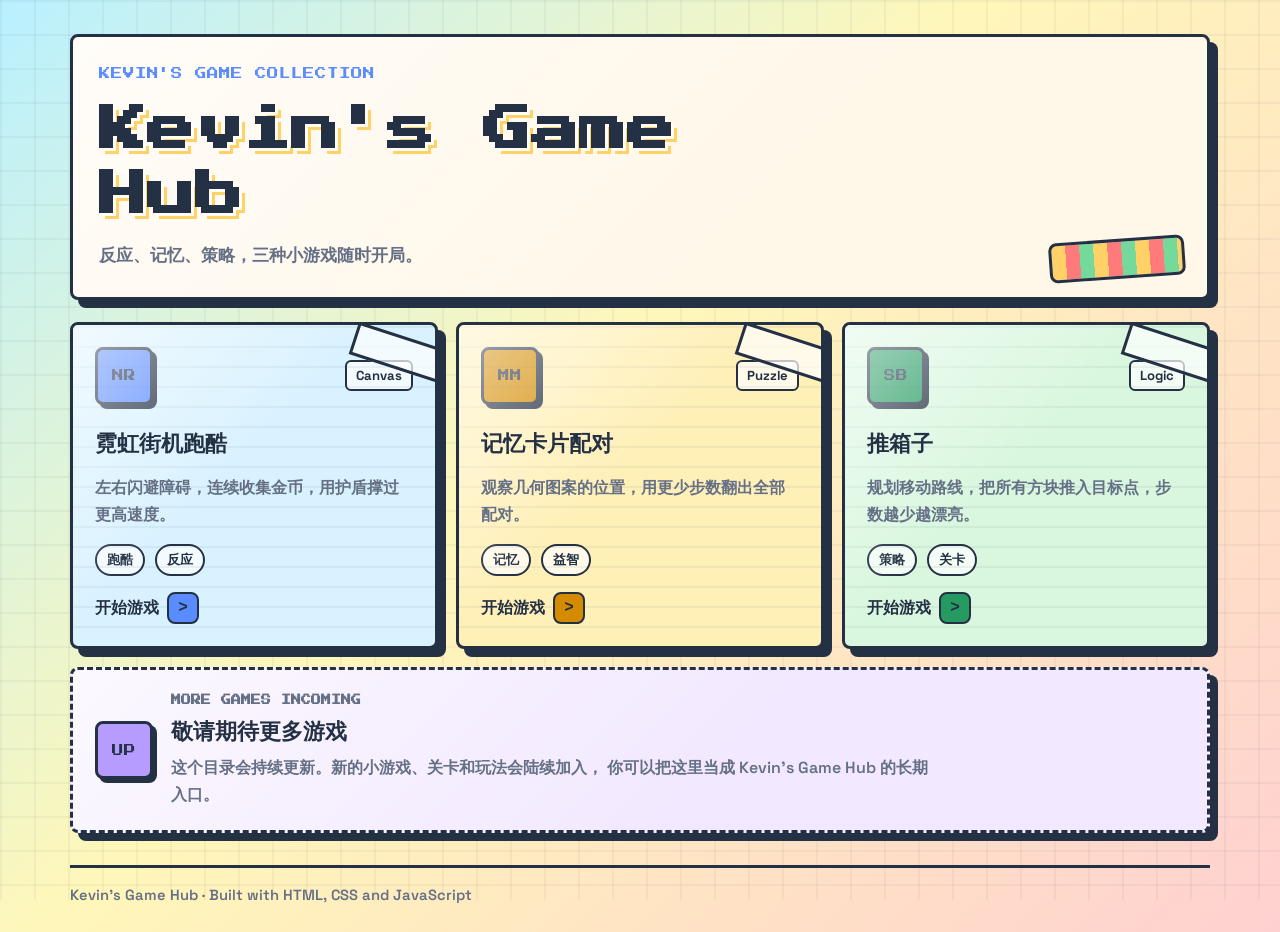
<file: index.html>
<!doctype html>
<html lang="zh-CN">
  <head>
    <meta charset="UTF-8" />
    <meta name="viewport" content="width=device-width, initial-scale=1.0" />
    <title>Kevin's Game Hub - 游戏集合</title>
    <meta
      name="description"
      content="探索多种轻量网页小游戏，挑战反应、记忆和策略。"
    />
    <link rel="preconnect" href="https://fonts.googleapis.com" />
    <link rel="preconnect" href="https://fonts.gstatic.com" crossorigin />
    <link
      href="https://fonts.googleapis.com/css2?family=Space+Grotesk:wght@400;500;700&family=Press+Start+2P&display=swap"
      rel="stylesheet"
    />
    <link rel="stylesheet" href="styles.css?v=20260607-5" />
  </head>
  <body>
    <div class="bg-grid" aria-hidden="true"></div>

    <main class="shell">
      <header class="hero">
        <p class="eyebrow">Kevin's Game Collection</p>
        <h1>Kevin's Game Hub</h1>
        <p class="subtitle">反应、记忆、策略，三种小游戏随时开局。</p>
      </header>

      <section class="games-grid" aria-label="游戏列表">
        <a href="games/neon-runner/index.html" class="game-card runner-card">
          <div class="card-top">
            <div class="card-mark" aria-hidden="true">NR</div>
            <span class="card-type">Canvas</span>
          </div>
          <h2>霓虹街机跑酷</h2>
          <p>左右闪避障碍，连续收集金币，用护盾撑过更高速度。</p>
          <div class="card-tags">
            <span class="tag">跑酷</span>
            <span class="tag">反应</span>
          </div>
          <span class="play-btn">开始游戏</span>
        </a>

        <a href="games/memory-match/index.html" class="game-card memory-card">
          <div class="card-top">
            <div class="card-mark" aria-hidden="true">MM</div>
            <span class="card-type">Puzzle</span>
          </div>
          <h2>记忆卡片配对</h2>
          <p>观察几何图案的位置，用更少步数翻出全部配对。</p>
          <div class="card-tags">
            <span class="tag">记忆</span>
            <span class="tag">益智</span>
          </div>
          <span class="play-btn">开始游戏</span>
        </a>

        <a href="games/sokoban/index.html" class="game-card sokoban-card">
          <div class="card-top">
            <div class="card-mark" aria-hidden="true">SB</div>
            <span class="card-type">Logic</span>
          </div>
          <h2>推箱子</h2>
          <p>规划移动路线，把所有方块推入目标点，步数越少越漂亮。</p>
          <div class="card-tags">
            <span class="tag">策略</span>
            <span class="tag">关卡</span>
          </div>
          <span class="play-btn">开始游戏</span>
        </a>
      </section>

      <section class="coming-soon-panel" aria-label="更多游戏更新提示">
        <div class="coming-mark" aria-hidden="true">UP</div>
        <div class="coming-copy">
          <p class="coming-kicker">More Games Incoming</p>
          <h2>敬请期待更多游戏</h2>
          <p>
            这个目录会持续更新。新的小游戏、关卡和玩法会陆续加入，
            你可以把这里当成 Kevin's Game Hub 的长期入口。
          </p>
        </div>
      </section>

      <footer class="footer">
        <p>Kevin's Game Hub · Built with HTML, CSS and JavaScript</p>
      </footer>
    </main>
  </body>
</html>
</file>
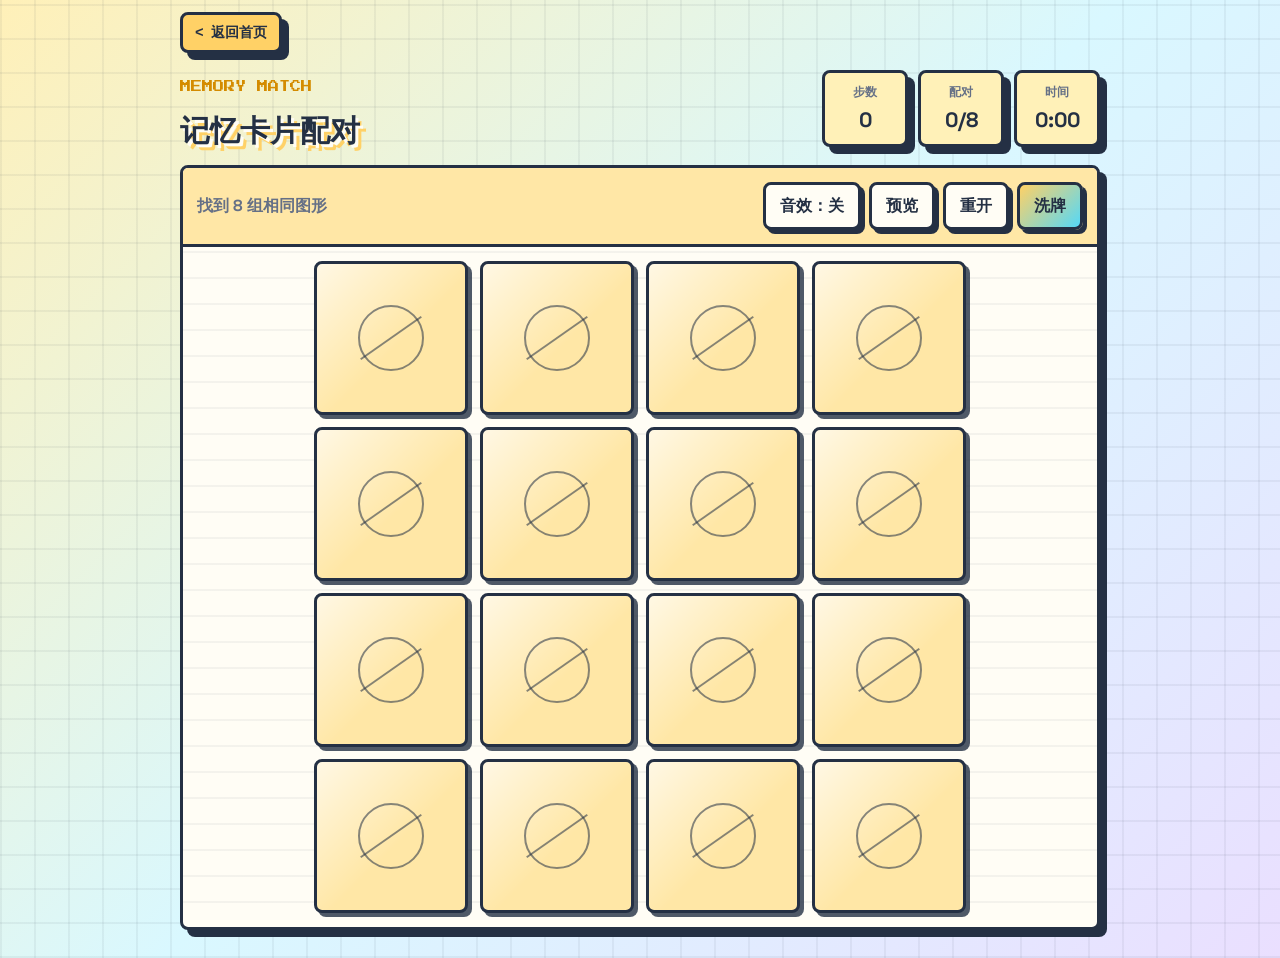
<file: games/memory-match/index.html>
<!doctype html>
<html lang="zh-CN">
  <head>
    <meta charset="UTF-8" />
    <meta name="viewport" content="width=device-width, initial-scale=1.0" />
    <title>记忆卡片配对</title>
    <meta
      name="description"
      content="翻转几何卡片配对相同图案，挑战你的记忆力。"
    />
    <link rel="preconnect" href="https://fonts.googleapis.com" />
    <link rel="preconnect" href="https://fonts.gstatic.com" crossorigin />
    <link
      href="https://fonts.googleapis.com/css2?family=Space+Grotesk:wght@400;500;700&family=Press+Start+2P&display=swap"
      rel="stylesheet"
    />
    <link rel="stylesheet" href="./styles.css?v=20260607-6" />
    <script defer src="./main.js?v=20260607-6"></script>
  </head>
  <body>
    <div class="bg-grid" aria-hidden="true"></div>

    <main class="shell">
      <a href="../../index.html" class="back-btn">返回首页</a>

      <header class="game-header">
        <div>
          <p class="eyebrow">Memory Match</p>
          <h1>记忆卡片配对</h1>
        </div>
        <div class="stats" aria-label="游戏状态">
          <div class="stat">
            <span>步数</span>
            <strong id="moves">0</strong>
          </div>
          <div class="stat">
            <span>配对</span>
            <strong id="pairs">0/8</strong>
          </div>
          <div class="stat">
            <span>时间</span>
            <strong id="timer">0:00</strong>
          </div>
        </div>
      </header>

      <section class="board-panel">
        <div class="board-toolbar">
          <p class="board-status" id="board-status">找到 8 组相同图形</p>
          <div class="controls">
            <button class="btn secondary" id="sound-btn" type="button">音效：关</button>
            <button class="btn secondary" id="peek-btn" type="button">预览</button>
            <button class="btn secondary" id="restart-btn" type="button">重开</button>
            <button class="btn primary" id="new-game-btn" type="button">洗牌</button>
          </div>
        </div>

        <div class="game-board" id="game-board" aria-label="记忆卡片棋盘"></div>
      </section>

      <div class="overlay" id="win-screen">
        <div class="panel glass">
          <p class="panel-tag success">通关完成</p>
          <h2>全部图形已配对</h2>
          <p class="panel-copy">
            用了 <span id="final-moves">0</span> 步，用时
            <span id="final-time">0:00</span>。
          </p>
          <div class="panel-actions">
            <button class="primary" id="play-again-btn" type="button">再玩一次</button>
          </div>
        </div>
      </div>
    </main>
  </body>
</html>
</file>
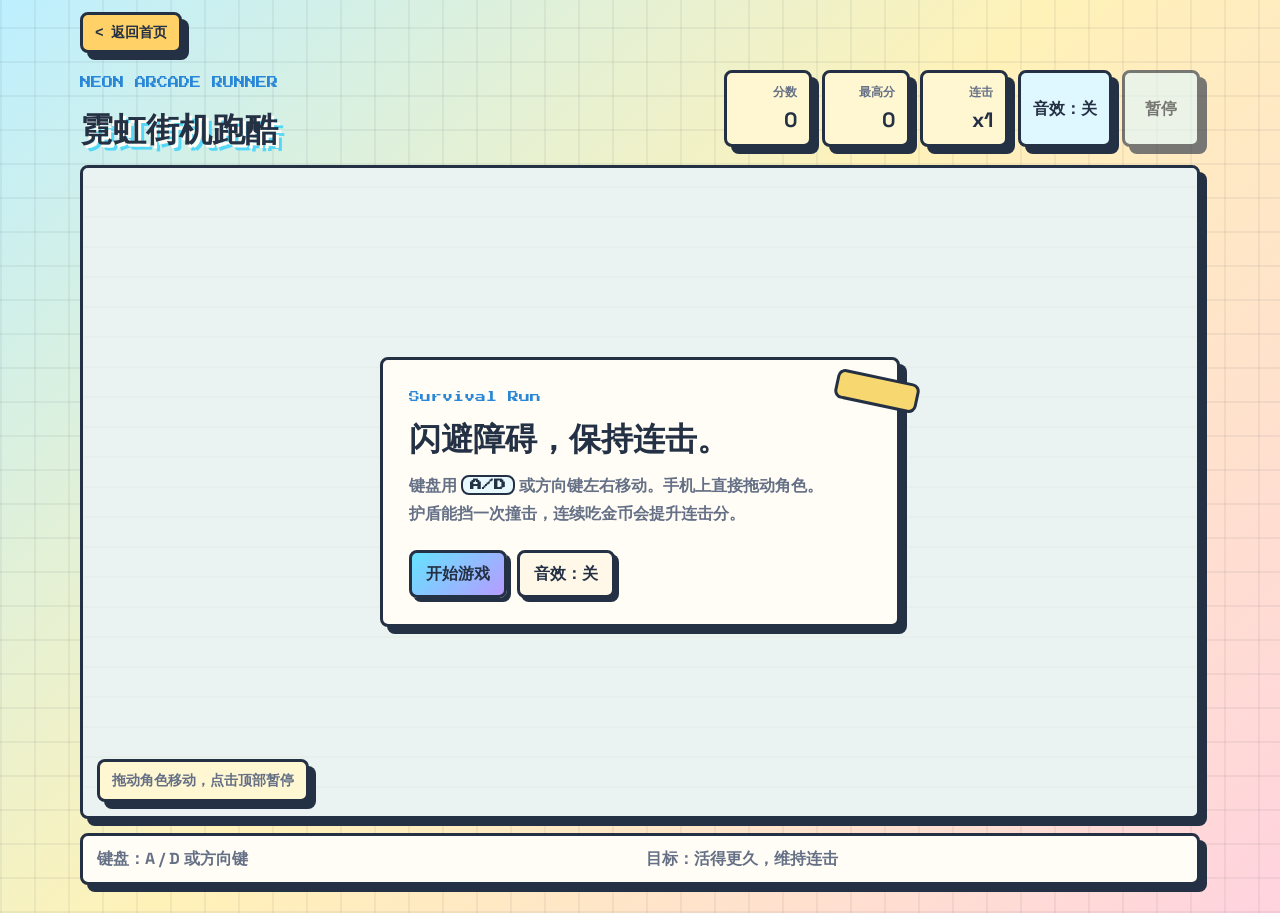
<file: games/neon-runner/index.html>
<!doctype html>
<html lang="zh-CN">
  <head>
    <meta charset="UTF-8" />
    <meta name="viewport" content="width=device-width, initial-scale=1.0" />
    <title>霓虹街机跑酷</title>
    <meta
      name="description"
      content="一款轻量的网页小游戏：躲避障碍、收集金币、挑战最高分。"
    />
    <link rel="preconnect" href="https://fonts.googleapis.com" />
    <link rel="preconnect" href="https://fonts.gstatic.com" crossorigin />
    <link
      href="https://fonts.googleapis.com/css2?family=Space+Grotesk:wght@400;500;700&family=Press+Start+2P&display=swap"
      rel="stylesheet"
    />
    <link rel="stylesheet" href="./styles.css?v=20260607-6" />
    <script defer src="./main.js?v=20260607-6"></script>
  </head>
  <body>
    <div class="bg-grid" aria-hidden="true"></div>

    <main class="shell">
      <a href="../../index.html" class="back-btn">返回首页</a>
      <section class="hud">
        <div>
          <p class="eyebrow">Neon Arcade Runner</p>
          <h1>霓虹街机跑酷</h1>
        </div>

        <div class="hud-actions">
          <div class="stats" aria-label="游戏状态">
            <div class="stat">
              <span>分数</span>
              <strong id="score">0</strong>
            </div>
            <div class="stat">
              <span>最高分</span>
              <strong id="best-score">0</strong>
            </div>
            <div class="stat">
              <span>连击</span>
              <strong id="combo">x1</strong>
            </div>
          </div>
          <button class="control-btn" id="sound-button" type="button">音效：关</button>
          <button class="control-btn" id="pause-button" type="button" disabled>暂停</button>
        </div>
      </section>

      <section class="stage">
        <canvas id="game-canvas" aria-label="霓虹街机跑酷游戏画布"></canvas>

        <div class="overlay overlay-visible" id="start-screen">
          <div class="panel glass">
            <p class="panel-tag">Survival Run</p>
            <h2>闪避障碍，保持连击。</h2>
            <p class="panel-copy">
              键盘用 <code>A/D</code> 或方向键左右移动。手机上直接拖动角色。
              护盾能挡一次撞击，连续吃金币会提升连击分。
            </p>
            <div class="panel-actions">
              <button class="primary" id="start-button">开始游戏</button>
              <button class="secondary" id="mute-button" type="button">音效：关</button>
            </div>
          </div>
        </div>

        <div class="overlay" id="game-over-screen">
          <div class="panel glass">
            <p class="panel-tag danger">游戏结束</p>
            <h2>差一点，再来一局。</h2>
            <p class="panel-copy">
              你这局拿到了 <span id="final-score">0</span> 分，最高分是
              <span id="final-best">0</span> 分。
            </p>
            <div class="panel-actions">
              <button class="primary" id="restart-button">再来一局</button>
              <button class="secondary" id="back-button" type="button">返回说明</button>
            </div>
          </div>
        </div>

        <div class="mobile-tip glass">拖动角色移动，点击顶部暂停</div>
      </section>

      <section class="footer-hints glass" aria-label="操作提示">
        <div>键盘：A / D 或方向键</div>
        <div>目标：活得更久，维持连击</div>
      </section>
    </main>
  </body>
</html>
</file>
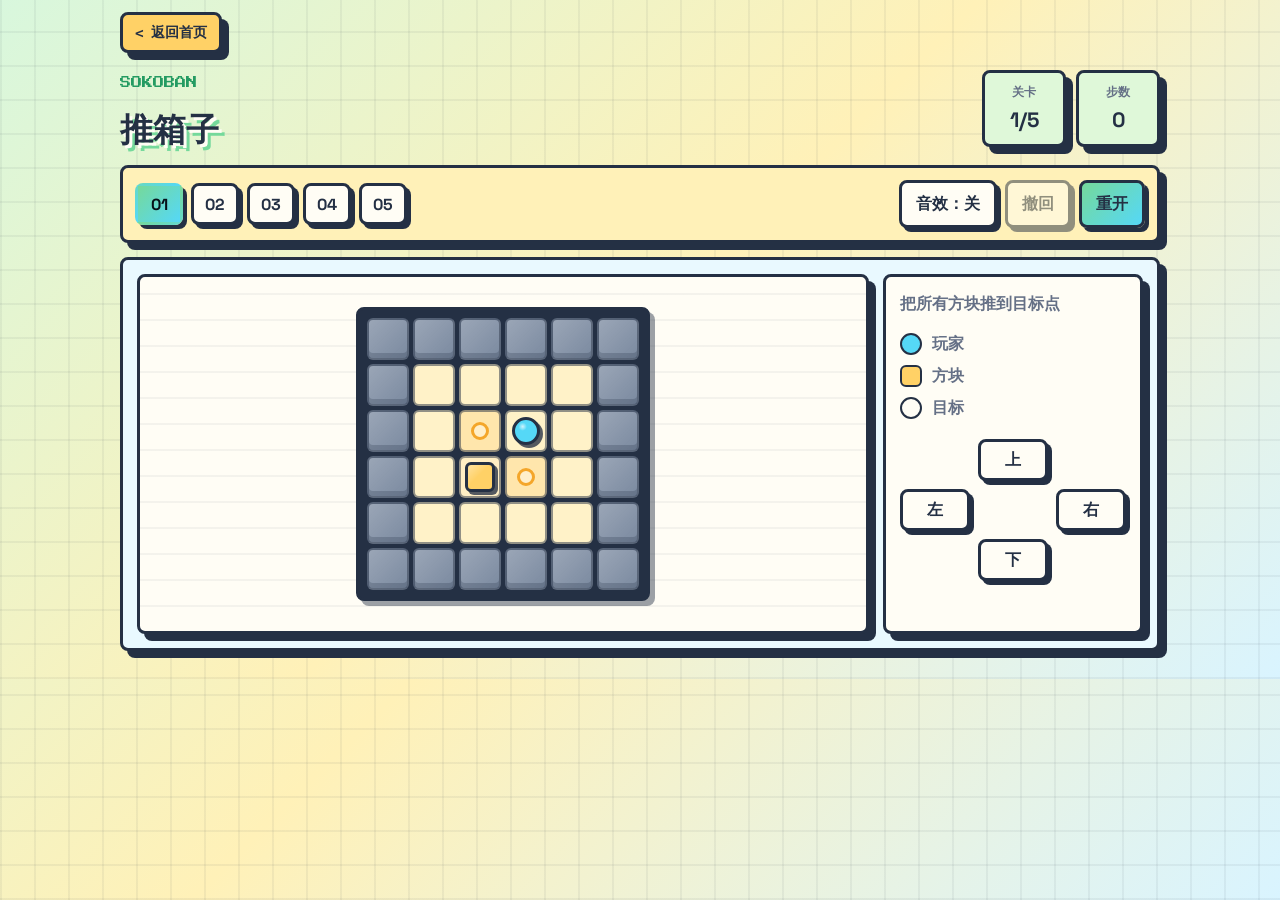
<file: games/sokoban/index.html>
<!doctype html>
<html lang="zh-CN">
  <head>
    <meta charset="utf-8" />
    <meta name="viewport" content="width=device-width, initial-scale=1" />
    <title>推箱子 - Kevin's Game Hub</title>
    <meta name="description" content="轻量网页推箱子，支持键盘和触屏方向键。" />
    <link rel="preconnect" href="https://fonts.googleapis.com" />
    <link rel="preconnect" href="https://fonts.gstatic.com" crossorigin />
    <link
      href="https://fonts.googleapis.com/css2?family=Space+Grotesk:wght@400;500;700&family=Press+Start+2P&display=swap"
      rel="stylesheet"
    />
    <link rel="stylesheet" href="styles.css?v=20260607-6" />
  </head>
  <body>
    <div class="bg-grid" aria-hidden="true"></div>

    <main class="shell">
      <a class="back-btn" href="../../index.html">返回首页</a>

      <header class="game-header">
        <div>
          <p class="eyebrow">Sokoban</p>
          <h1 class="game-title">推箱子</h1>
        </div>
        <div class="stats" aria-label="游戏状态">
          <div class="stat">
            <span>关卡</span>
            <strong id="levelLabel">1/5</strong>
          </div>
          <div class="stat">
            <span>步数</span>
            <strong id="steps">0</strong>
          </div>
        </div>
      </header>

      <section class="control-panel">
        <div class="level-select" aria-label="关卡选择">
          <button class="level-btn" type="button" data-level="0">01</button>
          <button class="level-btn" type="button" data-level="1">02</button>
          <button class="level-btn" type="button" data-level="2">03</button>
          <button class="level-btn" type="button" data-level="3">04</button>
          <button class="level-btn" type="button" data-level="4">05</button>
        </div>

        <div class="actions">
          <button class="btn secondary" id="soundBtn" type="button">音效：关</button>
          <button class="btn secondary" id="undoBtn" type="button">撤回</button>
          <button class="btn primary" id="restartBtn" type="button">重开</button>
        </div>
      </section>

      <section class="game-layout">
        <div class="board-shell">
          <div id="gameBoard" class="game-board" aria-label="推箱子棋盘"></div>
        </div>

        <aside class="side-panel">
          <p class="status-text" id="statusText">把所有方块推到目标点</p>
          <div class="legend" aria-label="图例">
            <span><i class="legend-mark player-mark"></i>玩家</span>
            <span><i class="legend-mark box-mark"></i>方块</span>
            <span><i class="legend-mark target-mark"></i>目标</span>
          </div>

          <div class="touch-controls" aria-label="触屏方向控制">
            <button class="dpad up" type="button" data-dx="0" data-dy="-1">上</button>
            <button class="dpad left" type="button" data-dx="-1" data-dy="0">左</button>
            <button class="dpad right" type="button" data-dx="1" data-dy="0">右</button>
            <button class="dpad down" type="button" data-dx="0" data-dy="1">下</button>
          </div>
        </aside>
      </section>

      <div id="winMessage" class="overlay hidden">
        <div class="win-panel">
          <p class="panel-tag">关卡完成</p>
          <h2>路线打通了</h2>
          <p>你用了 <span id="finalSteps">0</span> 步完成本关。</p>
          <div class="panel-actions">
            <button class="btn secondary" id="winRestartBtn" type="button">重玩本关</button>
            <button class="btn primary" id="nextLevelBtn" type="button">下一关</button>
          </div>
        </div>
      </div>
    </main>

    <script src="main.js?v=20260607-6"></script>
  </body>
</html>
</file>
<file: styles.css>
:root {
  color-scheme: dark;
  --bg: #081018;
  --bg-2: #101923;
  --surface: rgba(14, 22, 32, 0.82);
  --surface-strong: rgba(18, 28, 40, 0.94);
  --border: rgba(210, 225, 240, 0.14);
  --text: #edf6ff;
  --muted: #99a9b8;
  --cyan: #5eead4;
  --amber: #fbbf24;
  --rose: #fb7185;
  --violet: #a78bfa;
  --green: #34d399;
  --shadow: 0 22px 60px rgba(0, 0, 0, 0.34);
}

* {
  box-sizing: border-box;
}

html,
body {
  margin: 0;
  min-height: 100%;
  color: var(--text);
  background:
    linear-gradient(135deg, rgba(94, 234, 212, 0.08), transparent 34%),
    linear-gradient(225deg, rgba(251, 191, 36, 0.08), transparent 36%),
    linear-gradient(180deg, #061018 0%, var(--bg) 58%, #04080d 100%);
  font-family: "Space Grotesk", system-ui, sans-serif;
}

body {
  overflow-x: hidden;
}

.shell {
  position: relative;
  z-index: 1;
  width: min(1140px, calc(100vw - 28px));
  margin: 0 auto;
  padding: 42px 0 28px;
}

.hero {
  display: grid;
  gap: 14px;
  margin-bottom: 32px;
}

.eyebrow {
  margin: 0;
  color: var(--cyan);
  font-family: "Press Start 2P", monospace;
  font-size: 0.72rem;
  line-height: 1.8;
  text-transform: uppercase;
}

h1 {
  margin: 0;
  max-width: 760px;
  font-family: "Press Start 2P", monospace;
  font-size: 3rem;
  line-height: 1.35;
}

.subtitle {
  max-width: 640px;
  margin: 0;
  color: var(--muted);
  font-size: 1.08rem;
  line-height: 1.7;
}

.games-grid {
  display: grid;
  grid-template-columns: repeat(3, minmax(0, 1fr));
  gap: 16px;
  margin-bottom: 16px;
}

.game-card {
  position: relative;
  display: flex;
  min-height: 330px;
  flex-direction: column;
  gap: 16px;
  padding: 22px;
  overflow: hidden;
  border: 1px solid var(--border);
  border-radius: 8px;
  color: inherit;
  background:
    linear-gradient(180deg, rgba(255, 255, 255, 0.045), transparent 52%),
    var(--surface);
  box-shadow: var(--shadow);
  text-decoration: none;
  transition:
    transform 170ms ease,
    border-color 170ms ease,
    background 170ms ease;
}

.game-card::before {
  position: absolute;
  inset: 0;
  pointer-events: none;
  content: "";
  opacity: 0.45;
  background:
    linear-gradient(90deg, transparent, rgba(255, 255, 255, 0.06), transparent),
    repeating-linear-gradient(0deg, transparent 0 22px, rgba(255, 255, 255, 0.035) 23px 24px);
}

.game-card:hover,
.game-card:focus-visible {
  transform: translateY(-5px);
  border-color: color-mix(in srgb, var(--accent-color), white 8%);
  background:
    linear-gradient(180deg, rgba(255, 255, 255, 0.07), transparent 52%),
    var(--surface-strong);
  outline: 0;
}

.runner-card {
  --accent-color: var(--cyan);
}

.memory-card {
  --accent-color: var(--amber);
}

.sokoban-card {
  --accent-color: var(--green);
}

.card-top,
.card-tags {
  display: flex;
  align-items: center;
  gap: 10px;
  flex-wrap: wrap;
}

.card-top {
  justify-content: space-between;
}

.card-mark {
  display: grid;
  width: 58px;
  height: 58px;
  place-items: center;
  border: 1px solid color-mix(in srgb, var(--accent-color), transparent 40%);
  border-radius: 8px;
  color: var(--accent-color);
  background:
    linear-gradient(135deg, color-mix(in srgb, var(--accent-color), transparent 78%), transparent),
    rgba(255, 255, 255, 0.04);
  font-family: "Press Start 2P", monospace;
  font-size: 0.72rem;
  line-height: 1;
}

.card-type,
.tag {
  border: 1px solid rgba(255, 255, 255, 0.12);
  color: var(--muted);
  background: rgba(255, 255, 255, 0.045);
  font-size: 0.82rem;
}

.card-type {
  padding: 5px 9px;
  border-radius: 6px;
}

.tag {
  padding: 5px 10px;
  border-radius: 999px;
}

.game-card h2 {
  position: relative;
  margin: 8px 0 0;
  font-size: 1.28rem;
}

.game-card p {
  position: relative;
  flex: 1;
  margin: 0;
  color: var(--muted);
  line-height: 1.7;
}

.play-btn {
  position: relative;
  display: inline-flex;
  width: fit-content;
  align-items: center;
  gap: 8px;
  margin-top: auto;
  color: var(--accent-color);
  font-weight: 700;
}

.play-btn::after {
  content: ">";
  font-family: ui-monospace, SFMono-Regular, Menlo, monospace;
  transition: transform 160ms ease;
}

.game-card:hover .play-btn::after,
.game-card:focus-visible .play-btn::after {
  transform: translateX(4px);
}

.coming-soon-panel {
  display: grid;
  grid-template-columns: auto minmax(0, 1fr);
  gap: 18px;
  align-items: center;
  margin-bottom: 32px;
  padding: 22px;
  border: 1px dashed rgba(237, 246, 255, 0.22);
  border-radius: 8px;
  background:
    linear-gradient(90deg, rgba(94, 234, 212, 0.08), rgba(251, 191, 36, 0.06)),
    rgba(255, 255, 255, 0.035);
  box-shadow: var(--shadow);
}

.coming-mark {
  display: grid;
  width: 58px;
  height: 58px;
  place-items: center;
  border: 1px solid rgba(251, 191, 36, 0.42);
  border-radius: 8px;
  color: var(--amber);
  background:
    linear-gradient(135deg, rgba(251, 191, 36, 0.16), transparent),
    rgba(255, 255, 255, 0.045);
  font-family: "Press Start 2P", monospace;
  font-size: 0.72rem;
}

.coming-copy {
  display: grid;
  gap: 8px;
}

.coming-kicker {
  margin: 0;
  color: var(--amber);
  font-family: "Press Start 2P", monospace;
  font-size: 0.62rem;
  line-height: 1.8;
  text-transform: uppercase;
}

.coming-copy h2 {
  margin: 0;
  font-size: 1.2rem;
}

.coming-copy p {
  max-width: 760px;
  margin: 0;
  color: var(--muted);
  line-height: 1.7;
}

.footer {
  padding: 18px 0 0;
  border-top: 1px solid rgba(255, 255, 255, 0.09);
}

.footer p {
  margin: 0;
  color: var(--muted);
  font-size: 0.92rem;
}

.bg-grid {
  position: fixed;
  inset: 0;
  z-index: 0;
  pointer-events: none;
  opacity: 0.42;
  background-image:
    linear-gradient(rgba(255, 255, 255, 0.05) 1px, transparent 1px),
    linear-gradient(90deg, rgba(255, 255, 255, 0.05) 1px, transparent 1px);
  background-size: 38px 38px;
  mask-image: linear-gradient(180deg, black 0%, rgba(0, 0, 0, 0.72) 52%, transparent 100%);
}

@media (max-width: 880px) {
  .games-grid {
    grid-template-columns: 1fr;
  }

  .game-card {
    min-height: 260px;
  }
}

@media (max-width: 560px) {
  .shell {
    width: min(100vw - 20px, 1140px);
    padding-top: 28px;
  }

  .game-card {
    padding: 18px;
  }

  .coming-soon-panel {
    grid-template-columns: 1fr;
    padding: 18px;
  }
}

/* Cartoon theme */
:root {
  color-scheme: light;
  --paper: #fff7e8;
  --paper-2: #fffdf5;
  --ink: #243044;
  --muted: #657086;
  --sky: #9ee7ff;
  --blue: #5a8cff;
  --yellow: #ffd166;
  --coral: #ff7a7a;
  --mint: #75d99b;
  --grape: #b69cff;
  --line: #243044;
  --shadow: 8px 8px 0 #243044;
}

html,
body {
  color: var(--ink);
  background:
    linear-gradient(135deg, #b9f0ff 0%, #fff7b9 44%, #ffd0d0 100%);
}

body::before {
  display: none;
}

.shell {
  width: min(1140px, calc(100vw - 28px));
  padding: 34px 0 28px;
}

.hero {
  position: relative;
  margin-bottom: 22px;
  padding: 26px;
  overflow: hidden;
  border: 3px solid var(--line);
  border-radius: 8px;
  background:
    linear-gradient(135deg, rgba(255, 255, 255, 0.72), transparent 62%),
    var(--paper);
  box-shadow: var(--shadow);
}

.hero::after {
  position: absolute;
  right: 22px;
  bottom: 18px;
  width: 130px;
  height: 34px;
  border: 3px solid var(--line);
  border-radius: 8px;
  background: repeating-linear-gradient(90deg, var(--yellow) 0 14px, var(--coral) 14px 28px, var(--mint) 28px 42px);
  content: "";
  transform: rotate(-4deg);
}

.eyebrow,
.coming-kicker {
  color: var(--blue);
  letter-spacing: 0;
}

h1 {
  max-width: 720px;
  color: var(--ink);
  font-size: 3rem;
  text-shadow:
    3px 3px 0 var(--paper-2),
    6px 6px 0 var(--yellow);
}

.subtitle {
  color: var(--muted);
  font-weight: 700;
}

.games-grid {
  gap: 18px;
  margin-bottom: 18px;
}

.game-card {
  min-height: 320px;
  border: 3px solid var(--line);
  color: var(--ink);
  background: var(--card-bg, var(--paper-2));
  box-shadow: var(--shadow);
}

.game-card::before {
  opacity: 1;
  background:
    linear-gradient(135deg, rgba(255, 255, 255, 0.62), transparent 45%),
    repeating-linear-gradient(0deg, transparent 0 18px, rgba(36, 48, 68, 0.06) 18px 20px);
}

.game-card::after {
  position: absolute;
  top: 14px;
  right: -34px;
  width: 112px;
  height: 28px;
  border: 3px solid var(--line);
  background: rgba(255, 255, 255, 0.7);
  content: "";
  transform: rotate(18deg);
}

.game-card:hover,
.game-card:focus-visible {
  transform: translate(-2px, -6px);
  border-color: var(--line);
  background: var(--card-bg, var(--paper-2));
}

.runner-card {
  --accent-color: var(--blue);
  --card-bg: #d9f2ff;
}

.memory-card {
  --accent-color: #d48b00;
  --card-bg: #fff0b8;
}

.sokoban-card {
  --accent-color: #259b62;
  --card-bg: #d9f7df;
}

.card-mark,
.coming-mark {
  border: 3px solid var(--line);
  color: var(--ink);
  background: var(--accent-color, var(--yellow));
  box-shadow: 4px 4px 0 var(--line);
}

.card-type,
.tag {
  border: 2px solid var(--line);
  color: var(--ink);
  background: rgba(255, 255, 255, 0.7);
  font-weight: 700;
}

.game-card h2 {
  color: var(--ink);
  font-size: 1.35rem;
}

.game-card p,
.coming-copy p,
.footer p {
  color: var(--muted);
  font-weight: 600;
}

.play-btn {
  color: var(--ink);
}

.play-btn::after {
  display: grid;
  width: 28px;
  height: 28px;
  place-items: center;
  border: 2px solid var(--line);
  border-radius: 8px;
  background: var(--accent-color);
  color: var(--ink);
  content: ">";
}

.coming-soon-panel {
  border: 3px dashed var(--line);
  background:
    linear-gradient(135deg, rgba(255, 255, 255, 0.72), transparent 58%),
    #f2e8ff;
  box-shadow: var(--shadow);
}

.coming-mark {
  --accent-color: var(--grape);
}

.coming-copy h2 {
  color: var(--ink);
  font-size: 1.35rem;
}

.footer {
  border-top: 3px solid var(--line);
}

.bg-grid {
  opacity: 0.38;
  background-image:
    linear-gradient(rgba(36, 48, 68, 0.12) 2px, transparent 2px),
    linear-gradient(90deg, rgba(36, 48, 68, 0.12) 2px, transparent 2px);
  background-size: 34px 34px;
  mask-image: none;
}

@media (max-width: 880px) {
  h1 {
    font-size: 2.3rem;
  }

  .hero::after {
    position: relative;
    right: auto;
    bottom: auto;
    display: block;
    margin-top: 6px;
  }
}

@media (max-width: 560px) {
  h1 {
    font-size: 1.85rem;
  }

  .hero,
  .game-card,
  .coming-soon-panel {
    box-shadow: 5px 5px 0 var(--line);
  }
}
</file>
<file: games/memory-match/styles.css>
:root {
  color-scheme: dark;
  --bg: #081018;
  --surface: rgba(14, 22, 32, 0.84);
  --surface-strong: rgba(18, 28, 40, 0.94);
  --border: rgba(210, 225, 240, 0.14);
  --text: #edf6ff;
  --muted: #99a9b8;
  --cyan: #5eead4;
  --amber: #fbbf24;
  --rose: #fb7185;
  --violet: #a78bfa;
  --green: #34d399;
  --shadow: 0 22px 60px rgba(0, 0, 0, 0.34);
}

* {
  box-sizing: border-box;
}

html,
body {
  margin: 0;
  min-height: 100%;
  color: var(--text);
  background:
    linear-gradient(135deg, rgba(251, 191, 36, 0.1), transparent 34%),
    linear-gradient(225deg, rgba(94, 234, 212, 0.08), transparent 36%),
    linear-gradient(180deg, #061018 0%, var(--bg) 58%, #04080d 100%);
  font-family: "Space Grotesk", system-ui, sans-serif;
}

body {
  overflow-x: hidden;
}

button {
  font: inherit;
}

.shell {
  position: relative;
  z-index: 1;
  width: min(920px, calc(100vw - 24px));
  margin: 0 auto;
  padding: 58px 0 28px;
}

.back-btn {
  position: absolute;
  top: 12px;
  left: 0;
  display: inline-flex;
  align-items: center;
  gap: 7px;
  padding: 8px 12px;
  border: 1px solid var(--border);
  border-radius: 8px;
  color: var(--cyan);
  background: rgba(255, 255, 255, 0.04);
  font-size: 0.9rem;
  text-decoration: none;
}

.back-btn::before {
  content: "<";
  font-family: ui-monospace, SFMono-Regular, Menlo, monospace;
}

.game-header {
  display: flex;
  align-items: end;
  justify-content: space-between;
  gap: 18px;
  padding: 12px 0 18px;
}

.eyebrow {
  margin: 0 0 10px;
  color: var(--amber);
  font-family: "Press Start 2P", monospace;
  font-size: 0.7rem;
  line-height: 1.8;
  text-transform: uppercase;
}

h1,
h2,
p {
  margin: 0;
}

h1 {
  font-family: "Press Start 2P", monospace;
  font-size: 1.85rem;
  line-height: 1.35;
}

.stats {
  display: grid;
  grid-template-columns: repeat(3, minmax(78px, 1fr));
  gap: 10px;
}

.stat {
  min-width: 86px;
  padding: 11px 12px;
  border: 1px solid var(--border);
  border-radius: 8px;
  background: var(--surface);
  box-shadow: var(--shadow);
  text-align: center;
}

.stat span {
  display: block;
  margin-bottom: 6px;
  color: var(--muted);
  font-size: 0.78rem;
}

.stat strong {
  font-size: 1.3rem;
}

.board-panel {
  border: 1px solid var(--border);
  border-radius: 8px;
  background:
    linear-gradient(180deg, rgba(255, 255, 255, 0.04), transparent 45%),
    var(--surface);
  box-shadow: var(--shadow);
  overflow: hidden;
}

.board-toolbar {
  display: flex;
  align-items: center;
  justify-content: space-between;
  gap: 12px;
  padding: 14px;
  border-bottom: 1px solid rgba(255, 255, 255, 0.09);
}

.board-status {
  color: var(--muted);
  line-height: 1.5;
}

.controls {
  display: flex;
  gap: 8px;
  flex-wrap: wrap;
  justify-content: flex-end;
}

.controls .btn {
  min-width: 66px;
}

.btn,
.primary {
  min-height: 42px;
  border: 0;
  border-radius: 8px;
  padding: 10px 14px;
  font-weight: 700;
  cursor: pointer;
  transition:
    transform 140ms ease,
    background 140ms ease,
    border-color 140ms ease;
}

.btn:hover,
.primary:hover {
  transform: translateY(-1px);
}

.btn:disabled {
  cursor: not-allowed;
  opacity: 0.5;
  transform: none;
}

.primary {
  color: #071018;
  background: linear-gradient(135deg, var(--amber), var(--cyan));
}

.secondary {
  color: var(--text);
  border: 1px solid var(--border);
  background: rgba(255, 255, 255, 0.06);
}

.game-board {
  display: grid;
  grid-template-columns: repeat(4, minmax(0, 1fr));
  gap: 12px;
  width: min(680px, 100%);
  margin: 0 auto;
  padding: 14px;
}

.card {
  position: relative;
  aspect-ratio: 1;
  width: 100%;
  min-width: 0;
  padding: 0;
  border: 0;
  border-radius: 8px;
  color: inherit;
  background: transparent;
  cursor: pointer;
  perspective: 1000px;
}

.card:disabled {
  opacity: 1;
}

.card:focus-visible {
  outline: 2px solid var(--cyan);
  outline-offset: 3px;
}

.card-inner {
  position: relative;
  display: block;
  width: 100%;
  height: 100%;
  transition: transform 420ms ease;
  transform-style: preserve-3d;
}

.card.flipped .card-inner,
.card.previewing .card-inner {
  transform: rotateY(180deg);
}

.card-front,
.card-back {
  position: absolute;
  inset: 0;
  display: grid;
  place-items: center;
  border-radius: 8px;
  backface-visibility: hidden;
  -webkit-backface-visibility: hidden;
}

.card-front {
  border: 1px solid rgba(251, 191, 36, 0.22);
  background:
    linear-gradient(135deg, rgba(251, 191, 36, 0.16), rgba(94, 234, 212, 0.12)),
    rgba(255, 255, 255, 0.075);
  box-shadow: inset 0 0 0 1px rgba(255, 255, 255, 0.055);
}

.card-front::before,
.card-front::after {
  position: absolute;
  content: "";
}

.card-front::before {
  width: 42%;
  height: 42%;
  border: 2px solid rgba(237, 246, 255, 0.3);
  border-radius: 50%;
}

.card-front::after {
  width: 50%;
  height: 2px;
  background: rgba(237, 246, 255, 0.32);
  transform: rotate(-35deg);
}

.card-back {
  grid-template-rows: 1fr auto;
  gap: 8px;
  padding: 14px;
  border: 1px solid color-mix(in srgb, var(--shape-color), white 12%);
  background:
    linear-gradient(145deg, color-mix(in srgb, var(--shape-color), transparent 78%), transparent),
    var(--surface-strong);
  transform: rotateY(180deg);
}

.card:hover .card-front {
  border-color: rgba(94, 234, 212, 0.48);
}

.card.matched .card-back {
  border-color: var(--green);
  box-shadow: inset 0 0 0 2px rgba(52, 211, 153, 0.22);
}

.card.mismatch .card-back {
  border-color: var(--rose);
}

.shape {
  position: relative;
  display: block;
  width: min(58px, 45%);
  aspect-ratio: 1;
  color: var(--shape-color);
}

.shape::before,
.shape::after {
  position: absolute;
  content: "";
}

.shape-ring::before {
  inset: 12%;
  border: 6px solid currentColor;
  border-radius: 50%;
}

.shape-diamond::before {
  inset: 15%;
  border: 6px solid currentColor;
  transform: rotate(45deg);
}

.shape-bars::before,
.shape-bars::after {
  top: 12%;
  width: 24%;
  height: 76%;
  border-radius: 999px;
  background: currentColor;
}

.shape-bars::before {
  left: 20%;
}

.shape-bars::after {
  right: 20%;
}

.shape-cross::before,
.shape-cross::after {
  inset: 45% 12%;
  height: 10%;
  border-radius: 999px;
  background: currentColor;
}

.shape-cross::after {
  transform: rotate(90deg);
}

.shape-triangle::before {
  left: 50%;
  top: 8%;
  width: 0;
  height: 0;
  border-right: 24px solid transparent;
  border-bottom: 46px solid currentColor;
  border-left: 24px solid transparent;
  transform: translateX(-50%);
}

.shape-square::before {
  inset: 16%;
  border: 6px solid currentColor;
}

.shape-split::before,
.shape-split::after {
  top: 18%;
  width: 34%;
  height: 64%;
  border-radius: 8px;
  background: currentColor;
}

.shape-split::before {
  left: 10%;
}

.shape-split::after {
  right: 10%;
}

.shape-dotgrid::before {
  inset: 10%;
  border-radius: 50%;
  background:
    radial-gradient(circle, currentColor 0 38%, transparent 39%) 0 0 / 50% 50%;
}

.card-code {
  color: rgba(237, 246, 255, 0.76);
  font-family: "Press Start 2P", monospace;
  font-size: 0.68rem;
}

.overlay {
  position: fixed;
  inset: 0;
  z-index: 200;
  display: grid;
  place-items: center;
  padding: 20px;
  opacity: 0;
  pointer-events: none;
  background: rgba(4, 10, 18, 0.78);
  backdrop-filter: blur(8px);
  transition: opacity 180ms ease;
}

.overlay-visible {
  opacity: 1;
  pointer-events: auto;
}

.glass {
  border: 1px solid var(--border);
  border-radius: 8px;
  background: var(--surface-strong);
  box-shadow: var(--shadow);
}

.panel {
  width: min(420px, 100%);
  padding: 26px;
  text-align: center;
}

.panel-tag {
  display: inline-block;
  margin-bottom: 14px;
  color: var(--green);
  font-family: "Press Start 2P", monospace;
  font-size: 0.7rem;
  line-height: 1.7;
}

.panel h2 {
  margin-bottom: 14px;
  font-size: 2rem;
  line-height: 1.2;
}

.panel-copy {
  margin-bottom: 22px;
  color: var(--muted);
  line-height: 1.7;
}

.panel-actions {
  display: flex;
  justify-content: center;
}

.bg-grid {
  position: fixed;
  inset: 0;
  z-index: 0;
  pointer-events: none;
  opacity: 0.42;
  background-image:
    linear-gradient(rgba(255, 255, 255, 0.05) 1px, transparent 1px),
    linear-gradient(90deg, rgba(255, 255, 255, 0.05) 1px, transparent 1px);
  background-size: 38px 38px;
  mask-image: linear-gradient(180deg, black 0%, rgba(0, 0, 0, 0.72) 52%, transparent 100%);
}

@media (max-width: 780px) {
  .game-header,
  .board-toolbar {
    align-items: stretch;
    flex-direction: column;
  }

  .controls {
    justify-content: flex-start;
  }

  .stats {
    width: 100%;
  }
}

@media (max-width: 560px) {
  .shell {
    width: min(100vw - 16px, 920px);
    padding-top: 52px;
  }

  .game-board {
    gap: 8px;
    padding: 10px;
  }

  .card-back {
    padding: 10px;
  }

  .shape {
    width: min(44px, 48%);
  }

  .shape-triangle::before {
    border-right-width: 18px;
    border-bottom-width: 36px;
    border-left-width: 18px;
  }
}

/* Cartoon theme */
:root {
  color-scheme: light;
  --paper: #fff7e8;
  --paper-2: #fffdf5;
  --ink: #243044;
  --muted: #657086;
  --cyan: #55d8f7;
  --amber: #ffd166;
  --rose: #ff6f7d;
  --violet: #b69cff;
  --green: #75d99b;
  --line: #243044;
  --shadow: 7px 7px 0 #243044;
}

html,
body {
  color: var(--ink);
  background:
    repeating-linear-gradient(0deg, rgba(36, 48, 68, 0.06) 0 2px, transparent 2px 34px),
    repeating-linear-gradient(90deg, rgba(36, 48, 68, 0.06) 0 2px, transparent 2px 34px),
    linear-gradient(135deg, #fff0b8 0%, #d9f8ff 50%, #eadfff 100%);
}

.back-btn,
.stat,
.board-panel,
.glass {
  border: 3px solid var(--line);
  color: var(--ink);
  background: var(--paper-2);
  box-shadow: var(--shadow);
}

.back-btn {
  background: var(--amber);
  font-weight: 800;
}

.eyebrow {
  color: #d48b00;
  letter-spacing: 0;
}

h1 {
  color: var(--ink);
  font-size: 1.85rem;
  text-shadow:
    3px 3px 0 var(--paper-2),
    6px 6px 0 var(--amber);
}

.stat {
  background: #fff1b8;
}

.stat span,
.board-status,
.panel-copy {
  color: var(--muted);
  font-weight: 700;
}

.stat strong {
  color: var(--ink);
}

.board-panel {
  overflow: hidden;
  background:
    repeating-linear-gradient(0deg, transparent 0 24px, rgba(36, 48, 68, 0.05) 24px 26px),
    #fffdf5;
}

.board-toolbar {
  border-bottom: 3px solid var(--line);
  background: #ffe7a6;
}

.btn,
.primary {
  border: 3px solid var(--line);
  color: var(--ink);
  box-shadow: 4px 4px 0 var(--line);
}

.primary {
  background: linear-gradient(135deg, var(--amber), var(--cyan));
}

.secondary {
  background: var(--paper-2);
  color: var(--ink);
}

.btn:hover,
.primary:hover {
  transform: translate(-1px, -3px);
}

.card-front,
.card-back {
  border: 3px solid var(--line);
  box-shadow: 4px 4px 0 rgba(36, 48, 68, 0.8);
}

.card-front {
  background:
    linear-gradient(135deg, rgba(255, 255, 255, 0.7), transparent 55%),
    #ffe7a6;
}

.card-front::before {
  border-color: rgba(36, 48, 68, 0.55);
}

.card-front::after {
  background: rgba(36, 48, 68, 0.55);
}

.card-back {
  background:
    linear-gradient(135deg, color-mix(in srgb, var(--shape-color), white 58%), transparent 72%),
    #fffdf5;
}

.card:hover .card-front {
  border-color: var(--line);
  background: #fff0bf;
}

.card.matched .card-back {
  border-color: var(--line);
  background: #dff8d9;
}

.card.mismatch .card-back {
  border-color: var(--line);
  background: #ffd9de;
}

.shape {
  color: color-mix(in srgb, var(--shape-color), #243044 16%);
}

.card-code {
  color: var(--ink);
}

.overlay {
  background: rgba(255, 247, 232, 0.74);
}

.panel-tag {
  color: #249b62;
  letter-spacing: 0;
}

.panel h2 {
  color: var(--ink);
}

.bg-grid {
  opacity: 0;
}

@media (max-width: 780px) {
  h1 {
    font-size: 1.55rem;
  }
}
</file>
<file: games/neon-runner/styles.css>
:root {
  color-scheme: dark;
  --bg: #081018;
  --surface: rgba(14, 22, 32, 0.84);
  --surface-strong: rgba(18, 28, 40, 0.94);
  --border: rgba(210, 225, 240, 0.14);
  --text: #edf6ff;
  --muted: #99a9b8;
  --cyan: #5eead4;
  --amber: #fbbf24;
  --rose: #fb7185;
  --violet: #a78bfa;
  --shadow: 0 22px 60px rgba(0, 0, 0, 0.34);
}

* {
  box-sizing: border-box;
}

html,
body {
  margin: 0;
  min-height: 100%;
  color: var(--text);
  background:
    linear-gradient(135deg, rgba(94, 234, 212, 0.1), transparent 34%),
    linear-gradient(225deg, rgba(167, 139, 250, 0.08), transparent 36%),
    linear-gradient(180deg, #061018 0%, var(--bg) 58%, #04080d 100%);
  font-family: "Space Grotesk", system-ui, sans-serif;
}

body {
  overflow-x: hidden;
}

button {
  font: inherit;
  cursor: pointer;
}

.shell {
  position: relative;
  z-index: 1;
  width: min(1120px, calc(100vw - 24px));
  margin: 0 auto;
  padding: 58px 0 28px;
}

.back-btn {
  position: absolute;
  top: 12px;
  left: 0;
  display: inline-flex;
  align-items: center;
  gap: 7px;
  padding: 8px 12px;
  border: 1px solid var(--border);
  border-radius: 8px;
  color: var(--cyan);
  background: rgba(255, 255, 255, 0.04);
  font-size: 0.9rem;
  text-decoration: none;
}

.back-btn::before {
  content: "<";
  font-family: ui-monospace, SFMono-Regular, Menlo, monospace;
}

.hud {
  display: flex;
  align-items: end;
  justify-content: space-between;
  gap: 18px;
  padding: 12px 0 18px;
}

.hud-actions {
  display: flex;
  align-items: stretch;
  gap: 10px;
}

.eyebrow {
  margin: 0 0 10px;
  color: var(--cyan);
  font-family: "Press Start 2P", monospace;
  font-size: 0.7rem;
  line-height: 1.8;
  text-transform: uppercase;
}

h1,
h2,
p {
  margin: 0;
}

h1 {
  font-family: "Press Start 2P", monospace;
  font-size: 2.05rem;
  line-height: 1.35;
}

.stats {
  display: grid;
  grid-template-columns: repeat(3, minmax(88px, 1fr));
  gap: 10px;
}

.stat,
.control-btn,
.glass {
  border: 1px solid var(--border);
  border-radius: 8px;
  background: var(--surface);
  box-shadow: var(--shadow);
}

.stat {
  padding: 11px 12px;
  text-align: right;
}

.stat span {
  display: block;
  margin-bottom: 6px;
  color: var(--muted);
  font-size: 0.78rem;
}

.stat strong {
  font-size: 1.3rem;
}

.control-btn {
  min-width: 78px;
  padding: 10px 12px;
  color: var(--text);
  font-weight: 700;
}

.control-btn:disabled {
  cursor: not-allowed;
  opacity: 0.48;
}

.stage {
  position: relative;
  min-height: min(72vh, 820px);
  overflow: hidden;
  border: 1px solid var(--border);
  border-radius: 8px;
  background:
    linear-gradient(180deg, rgba(255, 255, 255, 0.04), transparent 45%),
    var(--surface);
  box-shadow: var(--shadow);
}

#game-canvas {
  display: block;
  width: 100%;
  height: min(72vh, 820px);
  touch-action: none;
}

.overlay {
  position: absolute;
  inset: 0;
  display: grid;
  place-items: center;
  padding: 20px;
  opacity: 0;
  pointer-events: none;
  background: linear-gradient(180deg, rgba(4, 10, 18, 0.26), rgba(4, 10, 18, 0.72));
  transition: opacity 180ms ease;
}

.overlay-visible {
  opacity: 1;
  pointer-events: auto;
}

.glass {
  background: var(--surface-strong);
}

.panel {
  width: min(520px, 100%);
  padding: 26px;
}

.panel-tag {
  display: inline-block;
  margin-bottom: 14px;
  color: var(--cyan);
  font-family: "Press Start 2P", monospace;
  font-size: 0.68rem;
  line-height: 1.7;
}

.panel-tag.danger {
  color: var(--rose);
}

.panel h2 {
  font-size: 2rem;
  line-height: 1.2;
}

.panel-copy {
  margin-top: 14px;
  color: var(--muted);
  line-height: 1.75;
}

.panel-copy code {
  padding: 2px 7px;
  border-radius: 6px;
  background: rgba(255, 255, 255, 0.08);
  color: var(--text);
  font-family: "Press Start 2P", monospace;
  font-size: 0.74em;
}

.panel-actions {
  display: flex;
  gap: 10px;
  flex-wrap: wrap;
  margin-top: 22px;
}

.primary,
.secondary {
  min-height: 42px;
  border: 0;
  border-radius: 8px;
  padding: 10px 14px;
  font-weight: 700;
  transition:
    transform 140ms ease,
    background 140ms ease,
    border-color 140ms ease;
}

.primary {
  color: #071018;
  background: linear-gradient(135deg, var(--cyan), var(--violet));
}

.secondary {
  color: var(--text);
  border: 1px solid var(--border);
  background: rgba(255, 255, 255, 0.06);
}

.primary:hover,
.secondary:hover,
.control-btn:hover:not(:disabled) {
  transform: translateY(-1px);
}

.mobile-tip {
  position: absolute;
  left: 14px;
  bottom: 14px;
  padding: 9px 12px;
  color: var(--muted);
  font-size: 0.9rem;
}

.footer-hints {
  display: grid;
  grid-template-columns: repeat(2, minmax(0, 1fr));
  gap: 12px;
  margin-top: 14px;
  padding: 12px 14px;
  color: var(--muted);
}

.bg-grid {
  position: fixed;
  inset: 0;
  z-index: 0;
  pointer-events: none;
  opacity: 0.42;
  background-image:
    linear-gradient(rgba(255, 255, 255, 0.05) 1px, transparent 1px),
    linear-gradient(90deg, rgba(255, 255, 255, 0.05) 1px, transparent 1px);
  background-size: 38px 38px;
  mask-image: linear-gradient(180deg, black 0%, rgba(0, 0, 0, 0.72) 52%, transparent 100%);
}

@media (max-width: 820px) {
  .hud {
    align-items: stretch;
    flex-direction: column;
  }

  .hud-actions {
    flex-direction: column;
  }

  .stats {
    grid-template-columns: repeat(3, minmax(0, 1fr));
  }

  .control-btn {
    width: 100%;
  }

  .footer-hints {
    grid-template-columns: 1fr;
  }

  .panel {
    padding: 22px;
  }
}

@media (max-width: 560px) {
  .shell {
    width: min(100vw - 16px, 1120px);
    padding-top: 52px;
  }

  .stats {
    gap: 8px;
  }

  .stat {
    padding: 10px 9px;
  }

  .mobile-tip {
    font-size: 0.78rem;
  }
}

/* Cartoon theme */
:root {
  color-scheme: light;
  --paper: #fff7e8;
  --paper-2: #fffdf5;
  --ink: #243044;
  --muted: #657086;
  --cyan: #55d8f7;
  --amber: #ffd166;
  --rose: #ff6f7d;
  --violet: #b69cff;
  --line: #243044;
  --shadow: 7px 7px 0 #243044;
}

html,
body {
  color: var(--ink);
  background:
    repeating-linear-gradient(0deg, rgba(36, 48, 68, 0.06) 0 2px, transparent 2px 34px),
    repeating-linear-gradient(90deg, rgba(36, 48, 68, 0.06) 0 2px, transparent 2px 34px),
    linear-gradient(135deg, #bdefff 0%, #fff2b8 48%, #ffd3df 100%);
}

.shell {
  padding-top: 58px;
}

.back-btn,
.stat,
.control-btn,
.stage,
.glass,
.footer-hints {
  border: 3px solid var(--line);
  color: var(--ink);
  background: var(--paper-2);
  box-shadow: var(--shadow);
}

.back-btn {
  background: var(--amber);
  font-weight: 800;
}

.eyebrow {
  color: #2a87d8;
  letter-spacing: 0;
}

h1 {
  color: var(--ink);
  font-size: 2.05rem;
  text-shadow:
    3px 3px 0 var(--paper-2),
    6px 6px 0 var(--cyan);
}

.stat {
  background: #fff7d1;
}

.stat span,
.panel-copy,
.mobile-tip,
.footer-hints {
  color: var(--muted);
  font-weight: 700;
}

.stat strong {
  color: var(--ink);
}

.control-btn {
  background: #dff7ff;
}

.control-btn:disabled {
  opacity: 0.62;
}

.stage {
  background:
    repeating-linear-gradient(0deg, transparent 0 28px, rgba(36, 48, 68, 0.05) 28px 30px),
    #ccefff;
}

.overlay {
  background: rgba(255, 247, 232, 0.6);
}

.glass {
  background: var(--paper-2);
}

.panel {
  position: relative;
}

.panel::after {
  position: absolute;
  top: 16px;
  right: -22px;
  width: 78px;
  height: 24px;
  border: 3px solid var(--line);
  border-radius: 8px;
  background: #f7d76f;
  content: "";
  transform: rotate(12deg);
}

.panel-tag {
  color: #2a87d8;
  letter-spacing: 0;
}

.panel-tag.danger {
  color: var(--rose);
}

.panel h2 {
  color: var(--ink);
}

.panel-copy code {
  border: 2px solid var(--line);
  border-radius: 8px;
  background: #e8f8ff;
  color: var(--ink);
}

.primary,
.secondary {
  border: 3px solid var(--line);
  color: var(--ink);
  box-shadow: 4px 4px 0 var(--line);
}

.primary {
  background: linear-gradient(135deg, #66e2ff, #b69cff);
}

.secondary {
  background: var(--paper);
}

.primary:hover,
.secondary:hover,
.control-btn:hover:not(:disabled) {
  transform: translate(-1px, -3px);
}

.mobile-tip {
  background: #fff7d1;
}

.bg-grid {
  opacity: 0;
}

@media (max-width: 820px) {
  h1 {
    font-size: 1.65rem;
  }
}
</file>
<file: games/sokoban/styles.css>
:root {
  color-scheme: dark;
  --bg: #081018;
  --surface: rgba(14, 22, 32, 0.84);
  --surface-strong: rgba(18, 28, 40, 0.94);
  --border: rgba(210, 225, 240, 0.14);
  --text: #edf6ff;
  --muted: #99a9b8;
  --cyan: #5eead4;
  --amber: #fbbf24;
  --rose: #fb7185;
  --violet: #a78bfa;
  --green: #34d399;
  --shadow: 0 22px 60px rgba(0, 0, 0, 0.34);
  --cell-size: clamp(28px, 7.2vw, 42px);
}

* {
  box-sizing: border-box;
}

html,
body {
  margin: 0;
  min-height: 100%;
  color: var(--text);
  background:
    linear-gradient(135deg, rgba(52, 211, 153, 0.1), transparent 34%),
    linear-gradient(225deg, rgba(251, 191, 36, 0.08), transparent 36%),
    linear-gradient(180deg, #061018 0%, var(--bg) 58%, #04080d 100%);
  font-family: "Space Grotesk", system-ui, sans-serif;
}

body {
  overflow-x: hidden;
}

button {
  font: inherit;
}

.shell {
  position: relative;
  z-index: 1;
  width: min(1040px, calc(100vw - 24px));
  margin: 0 auto;
  padding: 58px 0 28px;
}

.back-btn {
  position: absolute;
  top: 12px;
  left: 0;
  display: inline-flex;
  align-items: center;
  gap: 7px;
  padding: 8px 12px;
  border: 1px solid var(--border);
  border-radius: 8px;
  color: var(--cyan);
  background: rgba(255, 255, 255, 0.04);
  font-size: 0.9rem;
  text-decoration: none;
}

.back-btn::before {
  content: "<";
  font-family: ui-monospace, SFMono-Regular, Menlo, monospace;
}

.game-header {
  display: flex;
  align-items: end;
  justify-content: space-between;
  gap: 18px;
  padding: 12px 0 18px;
}

.eyebrow {
  margin: 0 0 10px;
  color: var(--green);
  font-family: "Press Start 2P", monospace;
  font-size: 0.7rem;
  line-height: 1.8;
  text-transform: uppercase;
}

h1,
h2,
p {
  margin: 0;
}

.game-title {
  font-family: "Press Start 2P", monospace;
  font-size: 2.05rem;
  line-height: 1.35;
}

.stats {
  display: grid;
  grid-template-columns: repeat(2, minmax(84px, 1fr));
  gap: 10px;
}

.stat {
  padding: 11px 12px;
  border: 1px solid var(--border);
  border-radius: 8px;
  background: var(--surface);
  box-shadow: var(--shadow);
  text-align: center;
}

.stat span {
  display: block;
  margin-bottom: 6px;
  color: var(--muted);
  font-size: 0.78rem;
}

.stat strong {
  font-size: 1.3rem;
}

.control-panel,
.game-layout,
.side-panel,
.board-shell {
  border: 1px solid var(--border);
  border-radius: 8px;
  background: var(--surface);
  box-shadow: var(--shadow);
}

.control-panel {
  display: flex;
  align-items: center;
  justify-content: space-between;
  gap: 14px;
  margin-bottom: 14px;
  padding: 12px;
}

.level-select,
.actions,
.panel-actions {
  display: flex;
  gap: 8px;
  flex-wrap: wrap;
}

.level-btn,
.btn,
.dpad {
  min-height: 42px;
  border-radius: 8px;
  font-weight: 700;
  cursor: pointer;
  transition:
    transform 140ms ease,
    background 140ms ease,
    border-color 140ms ease;
}

.level-btn:hover,
.btn:hover,
.dpad:hover {
  transform: translateY(-1px);
}

.level-btn {
  min-width: 48px;
  border: 1px solid var(--border);
  color: var(--muted);
  background: rgba(255, 255, 255, 0.045);
}

.level-btn.active {
  color: #071018;
  border-color: transparent;
  background: linear-gradient(135deg, var(--green), var(--cyan));
}

.btn {
  border: 0;
  padding: 10px 14px;
}

.btn:disabled {
  cursor: not-allowed;
  opacity: 0.5;
  transform: none;
}

.primary {
  color: #071018;
  background: linear-gradient(135deg, var(--green), var(--cyan));
}

.secondary {
  color: var(--text);
  border: 1px solid var(--border);
  background: rgba(255, 255, 255, 0.06);
}

.game-layout {
  display: grid;
  grid-template-columns: minmax(0, 1fr) 260px;
  gap: 14px;
  padding: 14px;
  background:
    linear-gradient(180deg, rgba(255, 255, 255, 0.04), transparent 45%),
    var(--surface);
}

.board-shell {
  display: grid;
  place-items: center;
  min-height: 360px;
  padding: 14px;
  overflow: auto;
  box-shadow: none;
}

.game-board {
  display: grid;
  grid-template-columns: repeat(var(--cols), var(--cell-size));
  gap: 3px;
  padding: 8px;
  border-radius: 8px;
  background: rgba(0, 0, 0, 0.24);
}

.cell {
  position: relative;
  display: grid;
  width: var(--cell-size);
  height: var(--cell-size);
  place-items: center;
  border-radius: 6px;
  background: rgba(255, 255, 255, 0.045);
}

.cell.wall {
  background:
    linear-gradient(135deg, rgba(255, 255, 255, 0.08), transparent),
    #1d2a37;
  box-shadow: inset 0 0 0 1px rgba(255, 255, 255, 0.08);
}

.cell.floor {
  background: rgba(255, 255, 255, 0.035);
}

.cell.target {
  background: rgba(251, 191, 36, 0.08);
}

.cell.target::before,
.cell.box-on-target::before,
.cell.player-on-target::before {
  position: absolute;
  width: 34%;
  height: 34%;
  border: 2px solid var(--amber);
  border-radius: 50%;
  content: "";
}

.cell.box::after,
.cell.box-on-target::after {
  position: absolute;
  width: 62%;
  height: 62%;
  border-radius: 6px;
  background:
    linear-gradient(135deg, rgba(255, 255, 255, 0.22), transparent 45%),
    var(--amber);
  box-shadow: 0 8px 18px rgba(251, 191, 36, 0.24);
  content: "";
}

.cell.box-on-target::after {
  background:
    linear-gradient(135deg, rgba(255, 255, 255, 0.2), transparent 45%),
    var(--green);
}

.cell.player::after,
.cell.player-on-target::after {
  position: absolute;
  width: 58%;
  height: 58%;
  border-radius: 50%;
  background:
    radial-gradient(circle at 35% 30%, rgba(255, 255, 255, 0.72), transparent 20%),
    var(--cyan);
  box-shadow: 0 8px 18px rgba(94, 234, 212, 0.22);
  content: "";
}

.cell.player-on-target::after {
  width: 54%;
  height: 54%;
}

.side-panel {
  display: grid;
  align-content: start;
  gap: 16px;
  padding: 14px;
  box-shadow: none;
}

.status-text {
  color: var(--muted);
  line-height: 1.6;
}

.legend {
  display: grid;
  gap: 10px;
}

.legend span {
  display: flex;
  align-items: center;
  gap: 10px;
  color: var(--muted);
}

.legend-mark {
  position: relative;
  display: inline-block;
  width: 22px;
  height: 22px;
  border-radius: 6px;
  background: rgba(255, 255, 255, 0.08);
}

.player-mark {
  border-radius: 50%;
  background: var(--cyan);
}

.box-mark {
  background: var(--amber);
}

.target-mark {
  border: 2px solid var(--amber);
  border-radius: 50%;
  background: transparent;
}

.touch-controls {
  display: grid;
  grid-template-areas:
    ". up ."
    "left . right"
    ". down .";
  gap: 8px;
  margin-top: 4px;
}

.dpad {
  min-width: 68px;
  border: 1px solid var(--border);
  color: var(--text);
  background: rgba(255, 255, 255, 0.06);
}

.dpad.up {
  grid-area: up;
}

.dpad.left {
  grid-area: left;
}

.dpad.right {
  grid-area: right;
}

.dpad.down {
  grid-area: down;
}

.overlay {
  position: fixed;
  inset: 0;
  z-index: 200;
  display: grid;
  place-items: center;
  padding: 20px;
  background: rgba(4, 10, 18, 0.78);
  backdrop-filter: blur(8px);
}

.overlay.hidden {
  display: none;
}

.win-panel {
  width: min(420px, 100%);
  padding: 26px;
  border: 1px solid var(--border);
  border-radius: 8px;
  background: var(--surface-strong);
  box-shadow: var(--shadow);
  text-align: center;
}

.panel-tag {
  display: inline-block;
  margin-bottom: 14px;
  color: var(--green);
  font-family: "Press Start 2P", monospace;
  font-size: 0.7rem;
  line-height: 1.7;
}

.win-panel h2 {
  margin-bottom: 14px;
  font-size: 2rem;
  line-height: 1.2;
}

.win-panel p {
  margin-bottom: 22px;
  color: var(--muted);
  line-height: 1.7;
}

.panel-actions {
  justify-content: center;
}

.bg-grid {
  position: fixed;
  inset: 0;
  z-index: 0;
  pointer-events: none;
  opacity: 0.42;
  background-image:
    linear-gradient(rgba(255, 255, 255, 0.05) 1px, transparent 1px),
    linear-gradient(90deg, rgba(255, 255, 255, 0.05) 1px, transparent 1px);
  background-size: 38px 38px;
  mask-image: linear-gradient(180deg, black 0%, rgba(0, 0, 0, 0.72) 52%, transparent 100%);
}

@media (max-width: 850px) {
  .game-header,
  .control-panel {
    align-items: stretch;
    flex-direction: column;
  }

  .game-layout {
    grid-template-columns: 1fr;
  }

  .side-panel {
    grid-template-columns: 1fr;
  }
}

@media (max-width: 560px) {
  .shell {
    width: min(100vw - 16px, 1040px);
    padding-top: 52px;
  }

  .game-layout,
  .board-shell {
    padding: 10px;
  }

  .dpad {
    min-width: 0;
  }
}

/* Cartoon theme */
:root {
  color-scheme: light;
  --paper: #fff7e8;
  --paper-2: #fffdf5;
  --ink: #243044;
  --muted: #657086;
  --cyan: #55d8f7;
  --amber: #ffd166;
  --rose: #ff6f7d;
  --violet: #b69cff;
  --green: #75d99b;
  --line: #243044;
  --shadow: 7px 7px 0 #243044;
}

html,
body {
  color: var(--ink);
  background:
    repeating-linear-gradient(0deg, rgba(36, 48, 68, 0.06) 0 2px, transparent 2px 34px),
    repeating-linear-gradient(90deg, rgba(36, 48, 68, 0.06) 0 2px, transparent 2px 34px),
    linear-gradient(135deg, #d8f7dd 0%, #fff1b8 50%, #d9f4ff 100%);
}

.back-btn,
.stat,
.control-panel,
.game-layout,
.side-panel,
.board-shell,
.win-panel {
  border: 3px solid var(--line);
  color: var(--ink);
  background: var(--paper-2);
  box-shadow: var(--shadow);
}

.back-btn {
  background: var(--amber);
  font-weight: 800;
}

.eyebrow {
  color: #249b62;
  letter-spacing: 0;
}

.game-title {
  color: var(--ink);
  font-size: 2.05rem;
  text-shadow:
    3px 3px 0 var(--paper-2),
    6px 6px 0 var(--green);
}

.stat {
  background: #dff8d9;
}

.stat span,
.status-text,
.legend span,
.win-panel p {
  color: var(--muted);
  font-weight: 700;
}

.stat strong {
  color: var(--ink);
}

.control-panel {
  background: #fff1b8;
}

.level-btn,
.btn,
.dpad {
  border: 3px solid var(--line);
  color: var(--ink);
  box-shadow: 4px 4px 0 var(--line);
}

.level-btn {
  background: var(--paper-2);
}

.level-btn.active,
.primary {
  background: linear-gradient(135deg, var(--green), var(--cyan));
}

.secondary,
.dpad {
  background: var(--paper-2);
}

.level-btn:hover,
.btn:hover,
.dpad:hover {
  transform: translate(-1px, -3px);
}

.game-layout {
  background: #e9f9ff;
}

.board-shell {
  background:
    repeating-linear-gradient(0deg, transparent 0 24px, rgba(36, 48, 68, 0.05) 24px 26px),
    #fffdf5;
}

.game-board {
  gap: 4px;
  border: 3px solid var(--line);
  background: #243044;
  box-shadow: 5px 5px 0 rgba(36, 48, 68, 0.45);
}

.cell {
  border: 2px solid rgba(36, 48, 68, 0.5);
  background: #ffeec4;
}

.cell.wall {
  background:
    linear-gradient(135deg, rgba(255, 255, 255, 0.24), transparent),
    #7b8aa0;
  box-shadow: inset 0 -5px 0 rgba(36, 48, 68, 0.24);
}

.cell.floor {
  background: #fff2c8;
}

.cell.target {
  background: #ffe6ac;
}

.cell.target::before,
.cell.box-on-target::before,
.cell.player-on-target::before {
  border: 3px solid #f4a62a;
  background: rgba(255, 255, 255, 0.36);
}

.cell.box::after,
.cell.box-on-target::after {
  border: 3px solid var(--line);
  background:
    linear-gradient(135deg, rgba(255, 255, 255, 0.38), transparent 45%),
    var(--amber);
  box-shadow: 3px 3px 0 rgba(36, 48, 68, 0.78);
}

.cell.box-on-target::after {
  background:
    linear-gradient(135deg, rgba(255, 255, 255, 0.38), transparent 45%),
    var(--green);
}

.cell.player::after,
.cell.player-on-target::after {
  border: 3px solid var(--line);
  background:
    radial-gradient(circle at 35% 30%, rgba(255, 255, 255, 0.72), transparent 20%),
    var(--cyan);
  box-shadow: 3px 3px 0 rgba(36, 48, 68, 0.78);
}

.legend-mark {
  border: 2px solid var(--line);
}

.overlay {
  background: rgba(255, 247, 232, 0.74);
}

.panel-tag {
  color: #249b62;
  letter-spacing: 0;
}

.win-panel h2 {
  color: var(--ink);
}

.bg-grid {
  opacity: 0;
}

@media (max-width: 850px) {
  .game-title {
    font-size: 1.7rem;
  }
}
</file>
